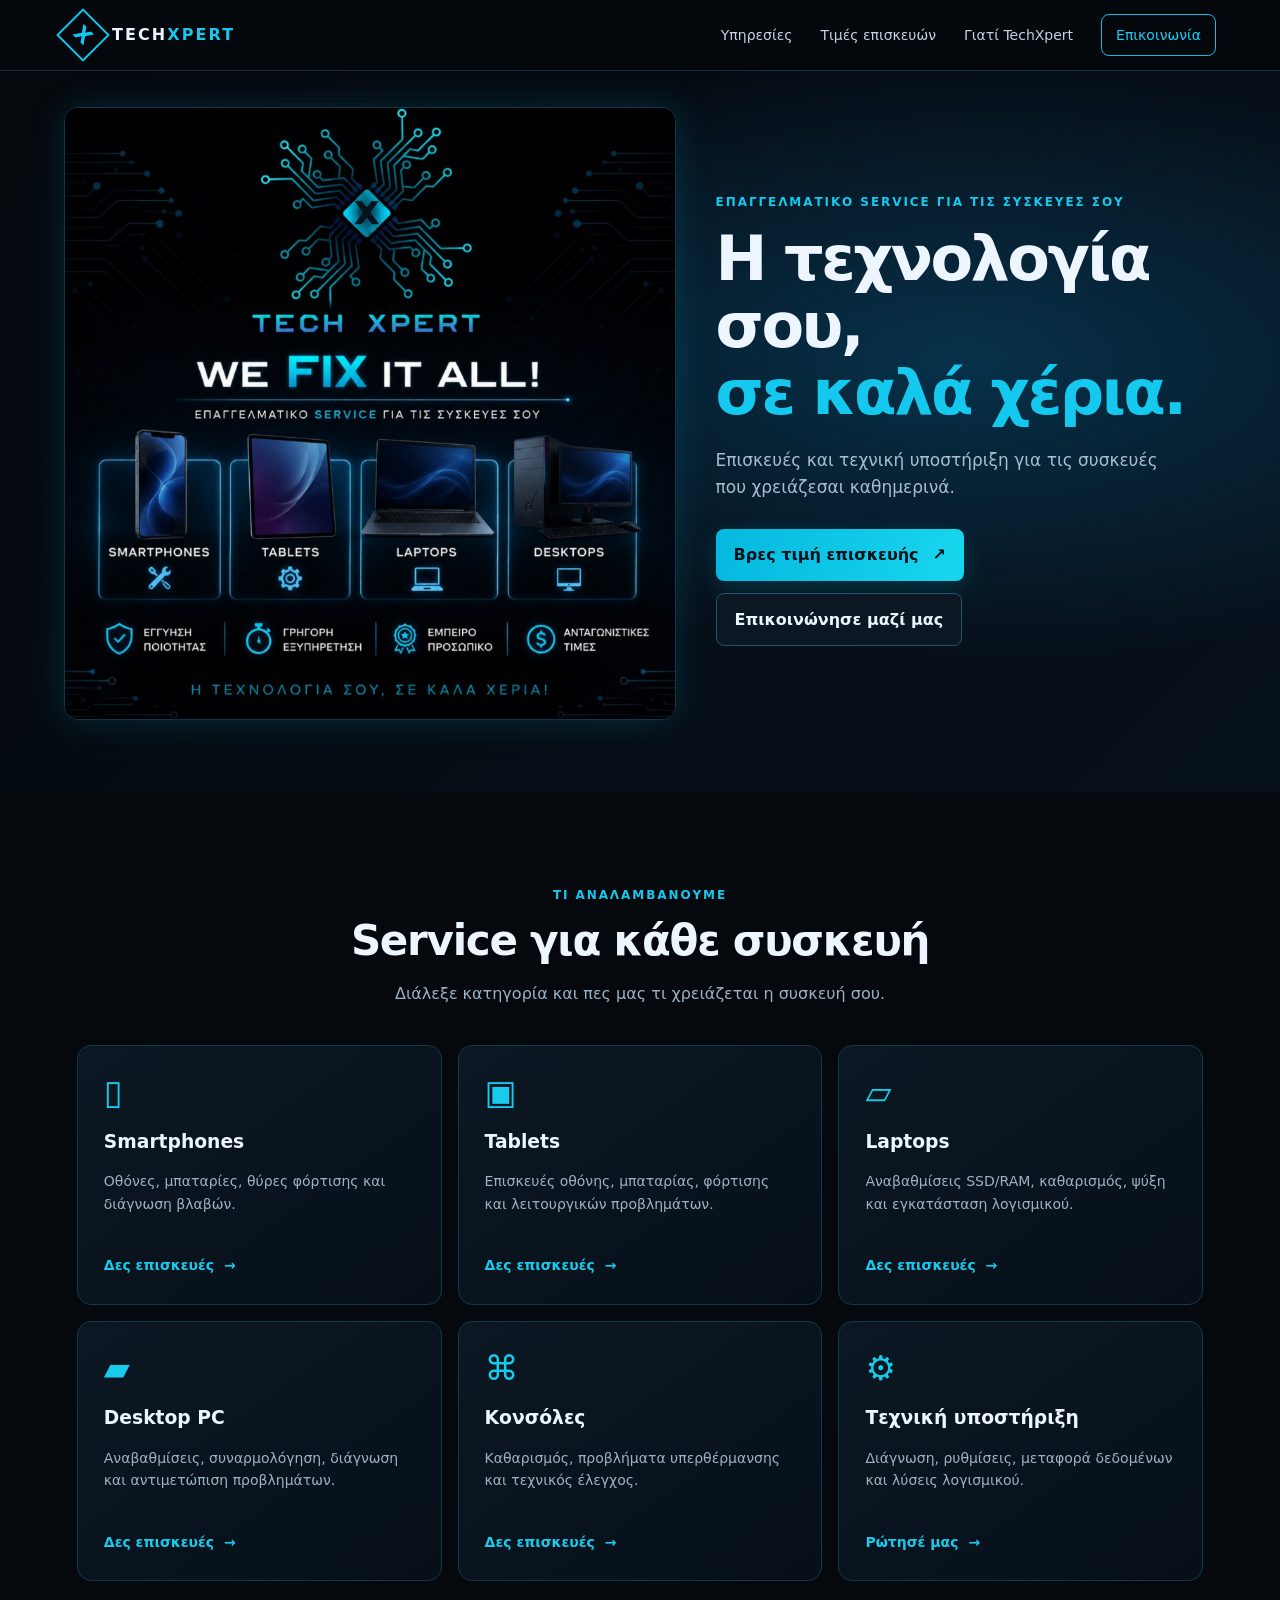
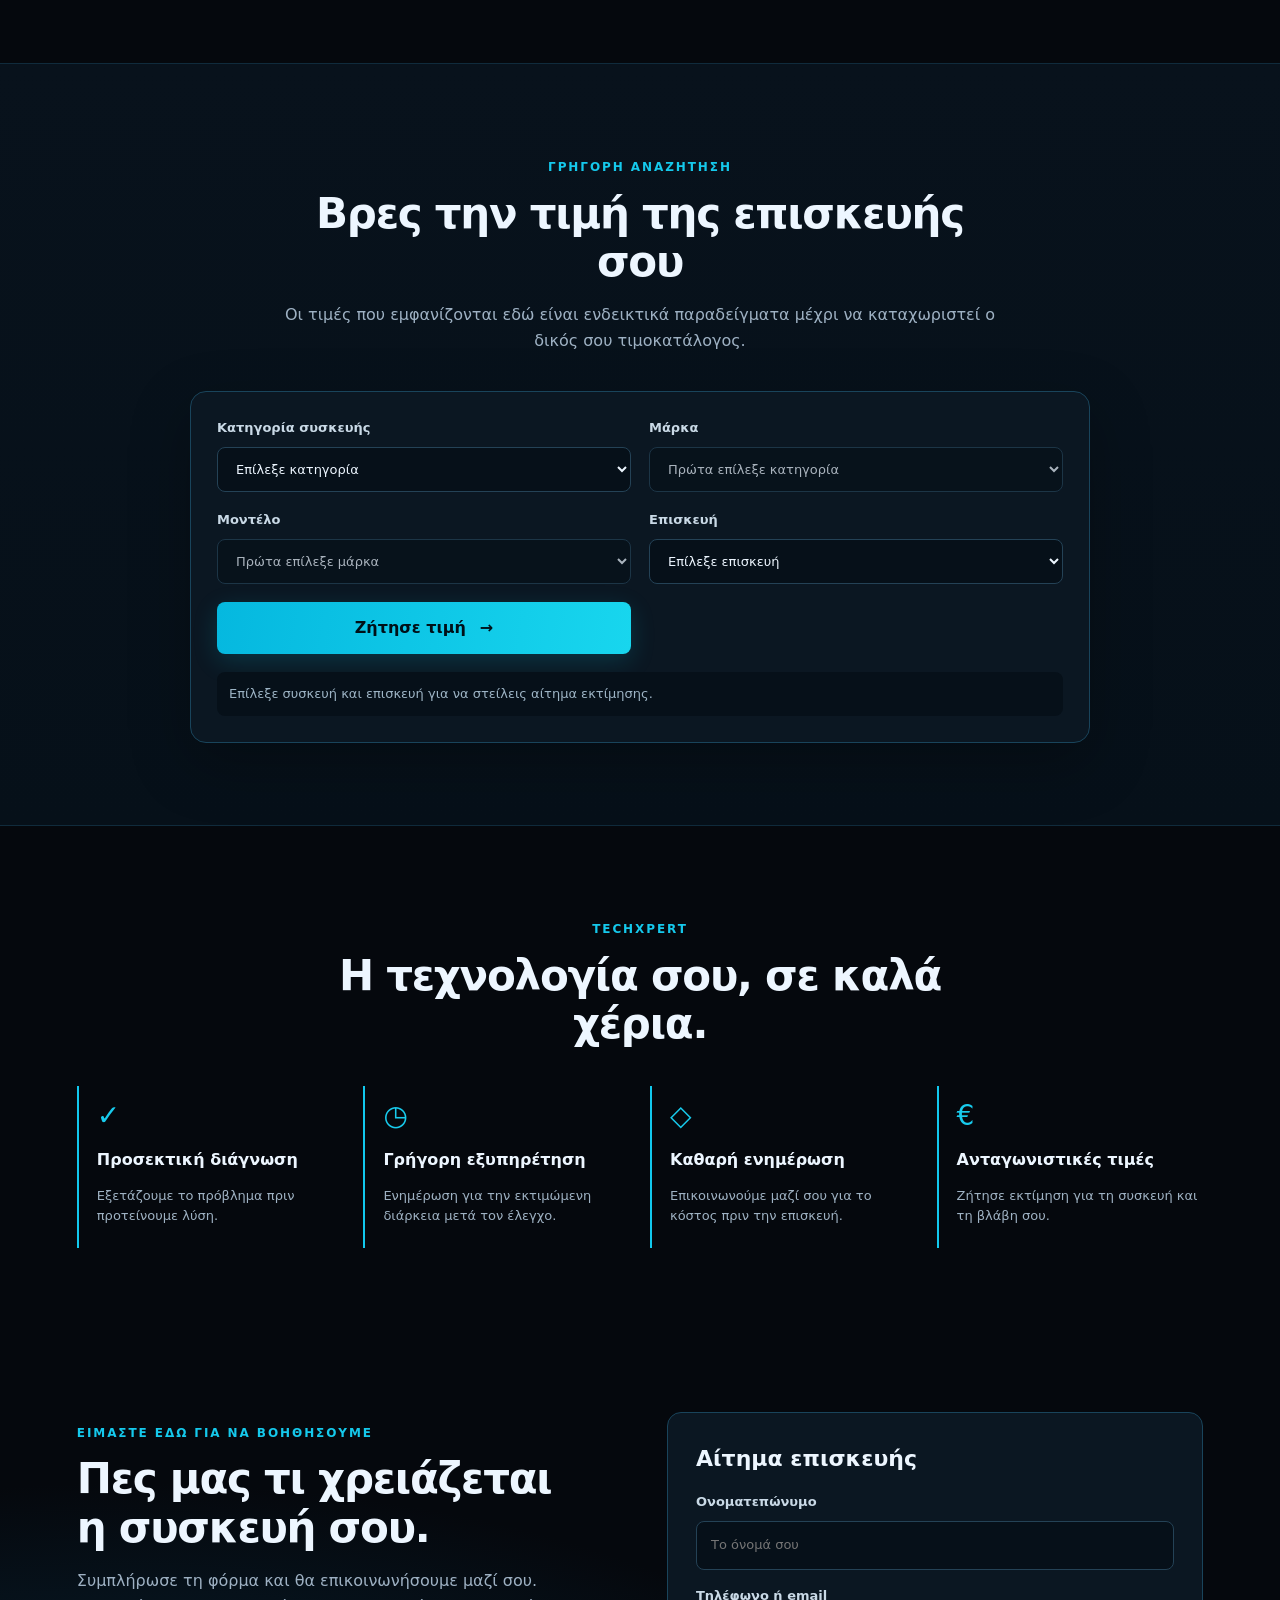
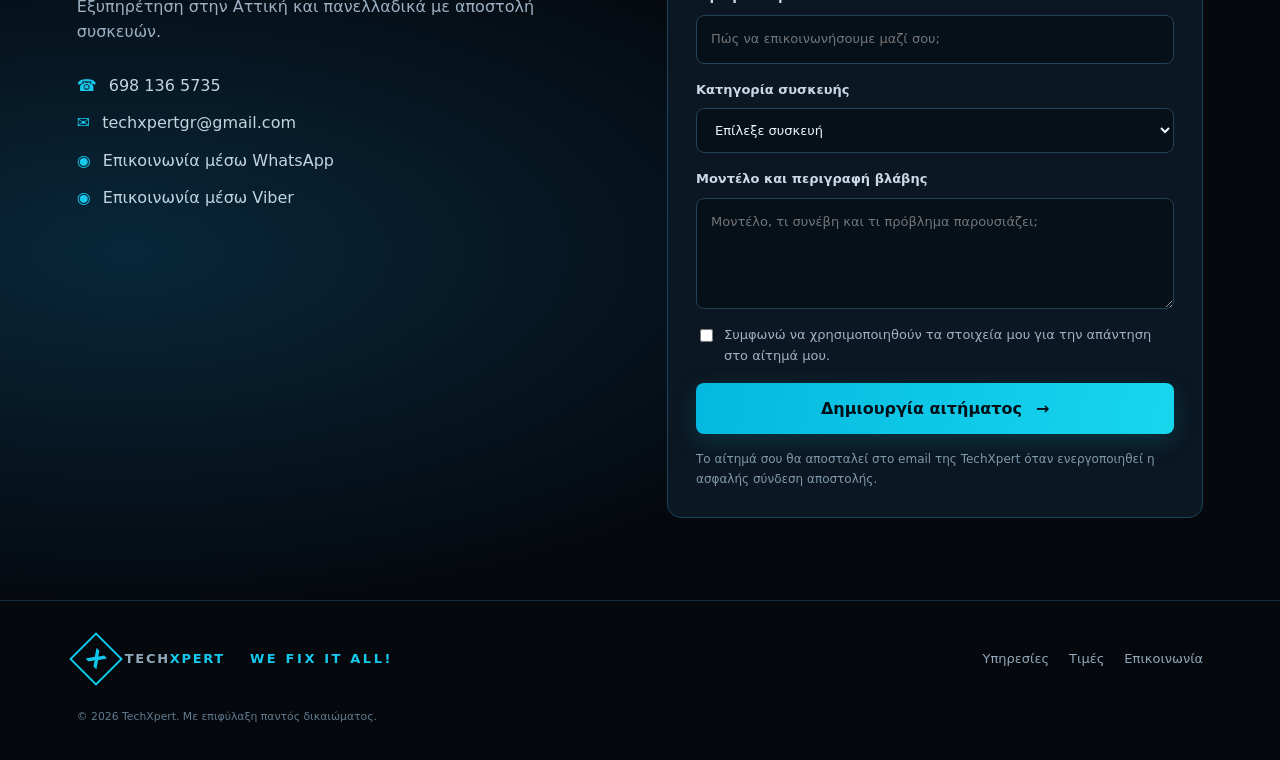
<file: index.html>
<!doctype html>
<html lang="el">
<head>
<meta charset="utf-8">
<meta name="viewport" content="width=device-width, initial-scale=1">
<meta name="theme-color" content="#05080d">
<meta name="description" content="TechXpert — Επαγγελματικό service κινητών, tablet, laptop, desktop και κονσολών. Ζήτησε εκτίμηση επισκευής.">
<title>TechXpert | We Fix It All!</title>
<link rel="stylesheet" href="styles.css">
</head>
<body>
<header class="site-header">
  <a class="brand" href="#home" aria-label="TechXpert αρχική"><span class="brand-mark">X</span><span>TECH<span class="cyan">XPERT</span></span></a>
  <button class="menu-toggle" id="menuToggle" aria-label="Άνοιγμα μενού">☰</button>
  <nav id="mainNav">
    <a href="#services">Υπηρεσίες</a><a href="#prices">Τιμές επισκευών</a><a href="#about">Γιατί TechXpert</a><a href="#contact" class="nav-cta">Επικοινωνία</a>
  </nav>
</header>
<main id="home">
  <section class="hero">
    <div class="hero-image"><img src="assets/techxpert-banner.png" alt="TechXpert — We Fix It All! Επαγγελματικό service για τις συσκευές σου"></div>
    <div class="hero-copy">
      <p class="eyebrow">ΕΠΑΓΓΕΛΜΑΤΙΚΟ SERVICE ΓΙΑ ΤΙΣ ΣΥΣΚΕΥΕΣ ΣΟΥ</p>
      <h1>Η τεχνολογία σου,<br><span class="cyan">σε καλά χέρια.</span></h1>
      <p>Επισκευές και τεχνική υποστήριξη για τις συσκευές που χρειάζεσαι καθημερινά.</p>
      <div class="actions"><a class="button primary" href="#prices">Βρες τιμή επισκευής <span>↗</span></a><a class="button secondary" href="#contact">Επικοινώνησε μαζί μας</a></div>
    </div>
  </section>
  <section class="section" id="services">
    <div class="section-heading"><p class="eyebrow">ΤΙ ΑΝΑΛΑΜΒΑΝΟΥΜΕ</p><h2>Service για κάθε συσκευή</h2><p>Διάλεξε κατηγορία και πες μας τι χρειάζεται η συσκευή σου.</p></div>
    <div class="service-grid">
      <article class="service-card"><div class="service-icon">▯</div><h3>Smartphones</h3><p>Οθόνες, μπαταρίες, θύρες φόρτισης και διάγνωση βλαβών.</p><a href="#prices">Δες επισκευές <span>→</span></a></article>
      <article class="service-card"><div class="service-icon">▣</div><h3>Tablets</h3><p>Επισκευές οθόνης, μπαταρίας, φόρτισης και λειτουργικών προβλημάτων.</p><a href="#prices">Δες επισκευές <span>→</span></a></article>
      <article class="service-card"><div class="service-icon">▱</div><h3>Laptops</h3><p>Αναβαθμίσεις SSD/RAM, καθαρισμός, ψύξη και εγκατάσταση λογισμικού.</p><a href="#prices">Δες επισκευές <span>→</span></a></article>
      <article class="service-card"><div class="service-icon">▰</div><h3>Desktop PC</h3><p>Αναβαθμίσεις, συναρμολόγηση, διάγνωση και αντιμετώπιση προβλημάτων.</p><a href="#prices">Δες επισκευές <span>→</span></a></article>
      <article class="service-card"><div class="service-icon">⌘</div><h3>Κονσόλες</h3><p>Καθαρισμός, προβλήματα υπερθέρμανσης και τεχνικός έλεγχος.</p><a href="#prices">Δες επισκευές <span>→</span></a></article>
      <article class="service-card"><div class="service-icon">⚙</div><h3>Τεχνική υποστήριξη</h3><p>Διάγνωση, ρυθμίσεις, μεταφορά δεδομένων και λύσεις λογισμικού.</p><a href="#contact">Ρώτησέ μας <span>→</span></a></article>
    </div>
  </section>
  <section class="section price-section" id="prices">
    <div class="section-heading"><p class="eyebrow">ΓΡΗΓΟΡΗ ΑΝΑΖΗΤΗΣΗ</p><h2>Βρες την τιμή της επισκευής σου</h2><p>Οι τιμές που εμφανίζονται εδώ είναι ενδεικτικά παραδείγματα μέχρι να καταχωριστεί ο δικός σου τιμοκατάλογος.</p></div>
    <div class="price-finder">
      <label>Κατηγορία συσκευής<select id="deviceType"><option value="">Επίλεξε κατηγορία</option><option>Smartphone</option><option>Tablet</option><option>Laptop</option><option>Desktop</option><option>Κονσόλα</option></select></label>
      <label>Μάρκα<select id="brand" disabled><option value="">Πρώτα επίλεξε κατηγορία</option></select></label>
      <label>Μοντέλο<select id="model" disabled><option value="">Πρώτα επίλεξε μάρκα</option></select></label>
      <label id="customModelWrap" hidden>Δεν βρίσκεις το μοντέλο σου;<input id="customModel" type="text" placeholder="Γράψε το μοντέλο της συσκευής"></label>
      <label>Επισκευή<select id="repair"><option value="">Επίλεξε επισκευή</option><option>Αλλαγή οθόνης</option><option>Αλλαγή μπαταρίας</option><option>Θύρα φόρτισης</option><option>Καθαρισμός / συντήρηση</option><option>Διάγνωση βλάβης</option><option>Αναβάθμιση SSD / RAM</option><option>Άλλη επισκευή</option></select></label>
      <button class="button primary" id="priceSearch">Ζήτησε τιμή <span>→</span></button>
      <p class="price-result" id="priceResult" role="status">Επίλεξε συσκευή και επισκευή για να στείλεις αίτημα εκτίμησης.</p>
    </div>
  </section>
  <section class="section why" id="about">
    <div class="section-heading"><p class="eyebrow">TECHXPERT</p><h2>Η τεχνολογία σου, σε καλά χέρια.</h2></div>
    <div class="benefit-grid"><div><span>✓</span><h3>Προσεκτική διάγνωση</h3><p>Εξετάζουμε το πρόβλημα πριν προτείνουμε λύση.</p></div><div><span>◷</span><h3>Γρήγορη εξυπηρέτηση</h3><p>Ενημέρωση για την εκτιμώμενη διάρκεια μετά τον έλεγχο.</p></div><div><span>◇</span><h3>Καθαρή ενημέρωση</h3><p>Επικοινωνούμε μαζί σου για το κόστος πριν την επισκευή.</p></div><div><span>€</span><h3>Ανταγωνιστικές τιμές</h3><p>Ζήτησε εκτίμηση για τη συσκευή και τη βλάβη σου.</p></div></div>
  </section>
  <section class="section contact-section" id="contact">
    <div class="contact-copy"><p class="eyebrow">ΕΙΜΑΣΤΕ ΕΔΩ ΓΙΑ ΝΑ ΒΟΗΘΗΣΟΥΜΕ</p><h2>Πες μας τι χρειάζεται η συσκευή σου.</h2><p>Συμπλήρωσε τη φόρμα και θα επικοινωνήσουμε μαζί σου. Εξυπηρέτηση στην Αττική και πανελλαδικά με αποστολή συσκευών.</p>
      <div class="contact-links"><a href="tel:+306981365735">☎ <span>698 136 5735</span></a><a href="mailto:techxpertgr@gmail.com">✉ <span>techxpertgr@gmail.com</span></a><a href="https://wa.me/306981365735" target="_blank" rel="noopener noreferrer">◉ <span>Επικοινωνία μέσω WhatsApp</span></a><a href="viber://chat?number=%2B306981365735">◉ <span>Επικοινωνία μέσω Viber</span></a></div>
    </div>
    <form id="contactForm" class="contact-form">
      <h3>Αίτημα επισκευής</h3>
      <label>Ονοματεπώνυμο<input name="name" required autocomplete="name" placeholder="Το όνομά σου"></label>
      <label>Τηλέφωνο ή email<input name="reply" required placeholder="Πώς να επικοινωνήσουμε μαζί σου;"></label>
      <label>Κατηγορία συσκευής<select name="device" required><option value="">Επίλεξε συσκευή</option><option>Smartphone</option><option>Tablet</option><option>Laptop</option><option>Desktop</option><option>Κονσόλα</option><option>Άλλο</option></select></label>
      <label>Μοντέλο και περιγραφή βλάβης<textarea name="details" required rows="4" placeholder="Μοντέλο, τι συνέβη και τι πρόβλημα παρουσιάζει;"></textarea></label>
      <label class="consent"><input type="checkbox" required> Συμφωνώ να χρησιμοποιηθούν τα στοιχεία μου για την απάντηση στο αίτημά μου.</label>
      <button class="button primary" type="submit">Δημιουργία αιτήματος <span>→</span></button>
      <p class="form-note" id="formNote">Το αίτημά σου θα αποσταλεί στο email της TechXpert όταν ενεργοποιηθεί η ασφαλής σύνδεση αποστολής.</p>
    </form>
  </section>
</main>
<footer><a class="brand" href="#home"><span class="brand-mark">X</span><span>TECH<span class="cyan">XPERT</span></span></a><p>WE FIX IT ALL!</p><div><a href="#services">Υπηρεσίες</a><a href="#prices">Τιμές</a><a href="#contact">Επικοινωνία</a></div><small>© <span id="year"></span> TechXpert. Με επιφύλαξη παντός δικαιώματος.</small></footer>
<script src="app.js?v=20261028-mobile1" defer></script>
</body></html>
</file>
<file: styles.css>
*{box-sizing:border-box}html{scroll-behavior:smooth;scroll-padding-top:88px}body{margin:0;background:#05080d;color:#edf6ff;font-family:Inter,ui-sans-serif,system-ui,-apple-system,"Segoe UI",sans-serif;line-height:1.6}a{color:inherit;text-decoration:none}.cyan{color:#14c9ed}.site-header{position:sticky;top:0;z-index:20;display:flex;align-items:center;justify-content:space-between;padding:14px clamp(18px,5vw,72px);background:rgba(5,8,13,.94);backdrop-filter:blur(16px);border-bottom:1px solid #123044}.brand{display:flex;align-items:center;gap:10px;font-weight:900;letter-spacing:.13em}.brand-mark{display:grid;place-items:center;width:38px;height:38px;border:2px solid #11c8ef;transform:rotate(45deg);color:#10c7ed;font-size:21px;letter-spacing:0}.brand-mark{line-height:1}.brand-mark::first-letter{transform:rotate(-45deg)}nav{display:flex;align-items:center;gap:28px;font-size:14px;color:#c4d4e3}nav a:hover,footer a:hover{color:#16c9ed}.nav-cta{border:1px solid #0dbde5;border-radius:8px;padding:9px 14px;color:#19d0f4}.menu-toggle{display:none;background:none;border:1px solid #1b536b;color:#fff;padding:7px 10px;border-radius:7px;font-size:20px}.hero{min-height:560px;padding:36px clamp(18px,5vw,72px) 72px;display:grid;grid-template-columns:1.1fr .9fr;align-items:center;gap:40px;background:radial-gradient(ellipse at 75% 40%,#07314a 0,transparent 50%),linear-gradient(135deg,#05080d,#07111c)}.hero-image img{width:100%;display:block;border-radius:14px;box-shadow:0 0 35px #00bde72b;border:1px solid #14344a}.hero-copy{max-width:540px}.eyebrow{color:#15c9ec;font-weight:800;letter-spacing:.16em;font-size:12px}.hero h1{font-size:clamp(36px,5vw,62px);line-height:1.08;letter-spacing:-.04em;margin:14px 0 20px}.hero-copy>p:not(.eyebrow){color:#a9bdcf;font-size:17px;max-width:470px}.actions{display:flex;gap:12px;flex-wrap:wrap;margin-top:28px}.button{display:inline-flex;align-items:center;justify-content:center;gap:14px;border:0;border-radius:8px;padding:13px 18px;font-weight:800;cursor:pointer;font:inherit;font-weight:750;transition:transform .2s,box-shadow .2s}.button:hover{transform:translateY(-2px)}.primary{background:linear-gradient(100deg,#05b8df,#18d6ee);color:#001018;box-shadow:0 7px 25px #00c8e52b}.secondary{border:1px solid #28516a;color:#e8f7ff;background:#0b1722}.section{padding:82px clamp(18px,6vw,88px)}.section-heading{text-align:center;max-width:720px;margin:0 auto 38px}.section-heading h2,.contact-copy h2{font-size:clamp(28px,4vw,42px);line-height:1.15;margin:8px 0 12px;letter-spacing:-.03em}.section-heading>p:last-child,.contact-copy>p:not(.eyebrow){color:#9eb1c3}.service-grid{display:grid;grid-template-columns:repeat(3,1fr);gap:16px;max-width:1180px;margin:auto}.service-card{padding:26px;border:1px solid #12394d;border-radius:14px;background:linear-gradient(145deg,#0b1722,#071019);transition:border-color .2s,transform .2s}.service-card:hover{border-color:#10c9ed;transform:translateY(-3px)}.service-icon{color:#18cbed;font-size:34px;line-height:1.2}.service-card h3{margin:14px 0 6px}.service-card p{color:#9fb2c3;font-size:14px;min-height:68px}.service-card>a{color:#18cbed;font-weight:750;font-size:14px}.service-card>a span{margin-left:5px}.price-section{background:linear-gradient(180deg,#08121c,#061019);border-top:1px solid #102b3c;border-bottom:1px solid #102b3c}.price-finder{max-width:900px;margin:auto;display:grid;grid-template-columns:1fr 1fr;gap:18px;padding:26px;background:#0b1722;border:1px solid #19445b;border-radius:16px;box-shadow:0 20px 60px #0004}.price-finder label,.contact-form label{display:flex;flex-direction:column;gap:8px;color:#c9d9e6;font-size:13px;font-weight:700}input,select,textarea{width:100%;border:1px solid #244256;background:#061019;color:#edf6ff;padding:13px 14px;border-radius:8px;font:inherit;font-weight:400;outline:none}input:focus,select:focus,textarea:focus{border-color:#13c9ed;box-shadow:0 0 0 3px #13c9ed20}.price-finder .button{align-self:end}.price-result{grid-column:1/-1;color:#9db4c5;font-size:13px;margin:0;padding:12px;border-radius:8px;background:#061019}.benefit-grid{display:grid;grid-template-columns:repeat(4,1fr);gap:20px;max-width:1180px;margin:auto}.benefit-grid>div{border-left:2px solid #11c8ed;padding:8px 0 8px 18px}.benefit-grid span{color:#18cbed;font-size:28px}.benefit-grid h3{font-size:16px;margin:8px 0}.benefit-grid p{font-size:13px;color:#9fb2c3}.contact-section{display:grid;grid-template-columns:1fr 1fr;gap:54px;background:radial-gradient(ellipse at 10% 60%,#08273a,transparent 50%)}.contact-copy{max-width:500px}.contact-links{display:grid;gap:12px;margin-top:28px}.contact-links a{display:flex;align-items:center;gap:12px;color:#16c9ed}.contact-links a span{color:#c3d4e1}.contact-form{display:grid;gap:16px;padding:28px;background:#0b1722;border:1px solid #19445b;border-radius:14px}.contact-form h3{font-size:22px;margin:0}.consent{display:flex!important;flex-direction:row!important;align-items:flex-start;font-weight:400!important;color:#9fb2c3!important}.consent input{width:auto;margin-top:4px}.form-note{color:#8199ac;font-size:12px;margin:0}footer{padding:35px clamp(18px,6vw,88px);display:flex;align-items:center;gap:25px;flex-wrap:wrap;border-top:1px solid #133143;color:#91a9ba;font-size:13px}footer>p{color:#14c9ed;font-weight:800;letter-spacing:.2em}footer div{margin-left:auto;display:flex;gap:20px}footer small{width:100%;color:#617c90}@media(max-width:850px){.hero{grid-template-columns:1fr;gap:28px;padding-top:24px}.hero-image{max-width:680px;margin:auto;order:0}.hero-copy{order:1}.service-grid{grid-template-columns:repeat(2,1fr)}.benefit-grid{grid-template-columns:repeat(2,1fr)}.contact-section{grid-template-columns:1fr;gap:28px}}@media(max-width:600px){.site-header{padding:12px 18px}.menu-toggle{display:block}nav{display:none;position:absolute;top:65px;left:0;right:0;padding:18px;background:#071019;border-bottom:1px solid #164056;flex-direction:column;align-items:stretch;gap:16px}nav.open{display:flex}.hero{padding:22px 18px 48px}.hero-image img{border-radius:9px}.hero h1{font-size:40px}.actions{flex-direction:column;align-items:stretch}.section{padding:58px 18px}.service-grid{grid-template-columns:1fr}.service-card p{min-height:0}.price-finder{grid-template-columns:1fr;padding:18px}.price-result{grid-column:auto}.benefit-grid{grid-template-columns:1fr 1fr;gap:12px}.contact-form{padding:20px}footer{gap:15px}footer div{margin-left:0;width:100%;flex-wrap:wrap}footer>p{margin:0}}

[hidden]{display:none!important}
</file>
